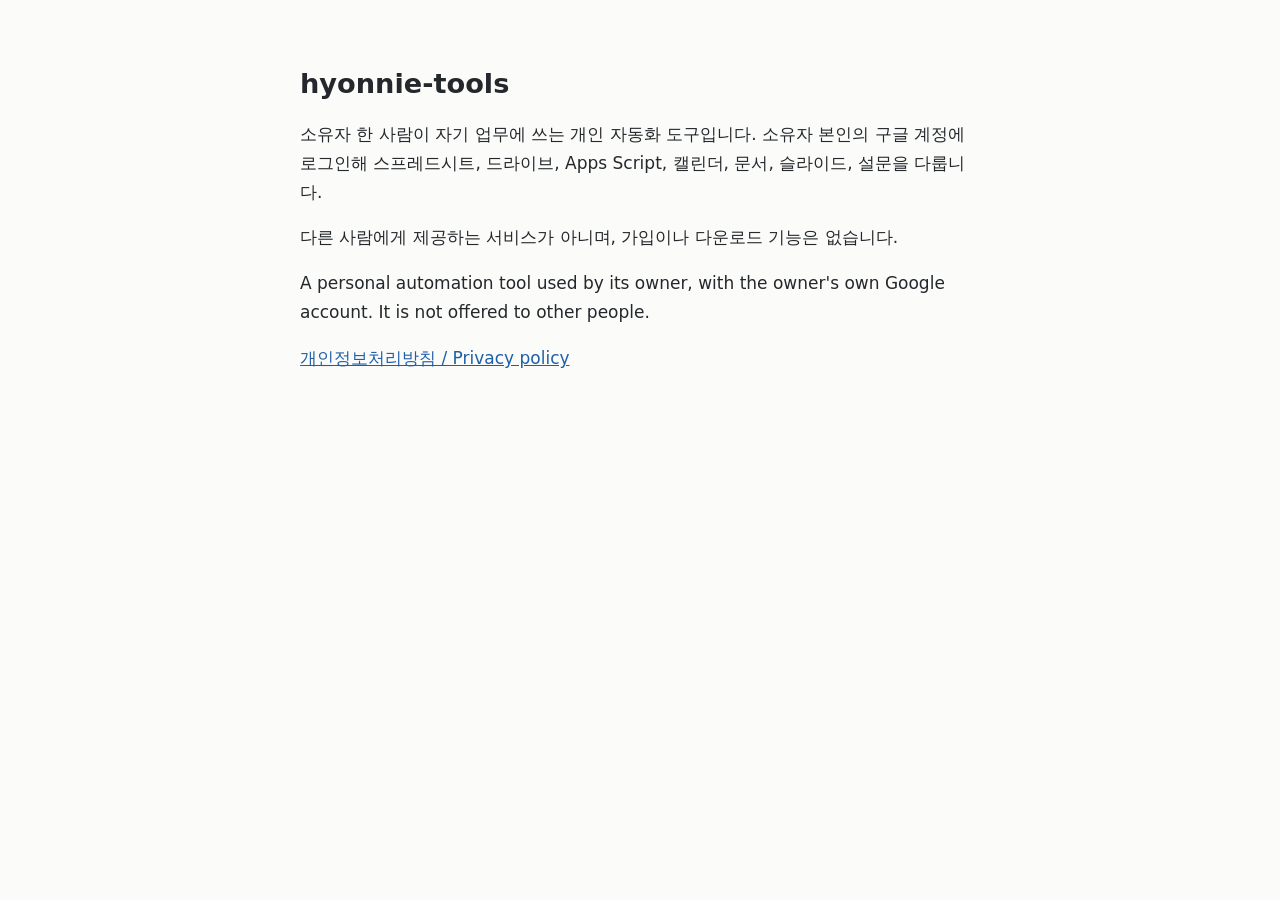
<file: index.html>
<!doctype html>
<html lang="ko">
<head>
<meta charset="utf-8">
<meta name="viewport" content="width=device-width, initial-scale=1">
<title>hyonnie-tools</title>
<link rel="stylesheet" href="style.css">
</head>
<body>
<main>
  <h1>hyonnie-tools</h1>
  <p>소유자 한 사람이 자기 업무에 쓰는 개인 자동화 도구입니다. 소유자 본인의 구글 계정에 로그인해 스프레드시트, 드라이브, Apps Script, 캘린더, 문서, 슬라이드, 설문을 다룹니다.</p>
  <p>다른 사람에게 제공하는 서비스가 아니며, 가입이나 다운로드 기능은 없습니다.</p>
  <p lang="en">A personal automation tool used by its owner, with the owner's own Google account. It is not offered to other people.</p>
  <p><a href="privacy.html">개인정보처리방침 / Privacy policy</a></p>
</main>
</body>
</html>
</file>
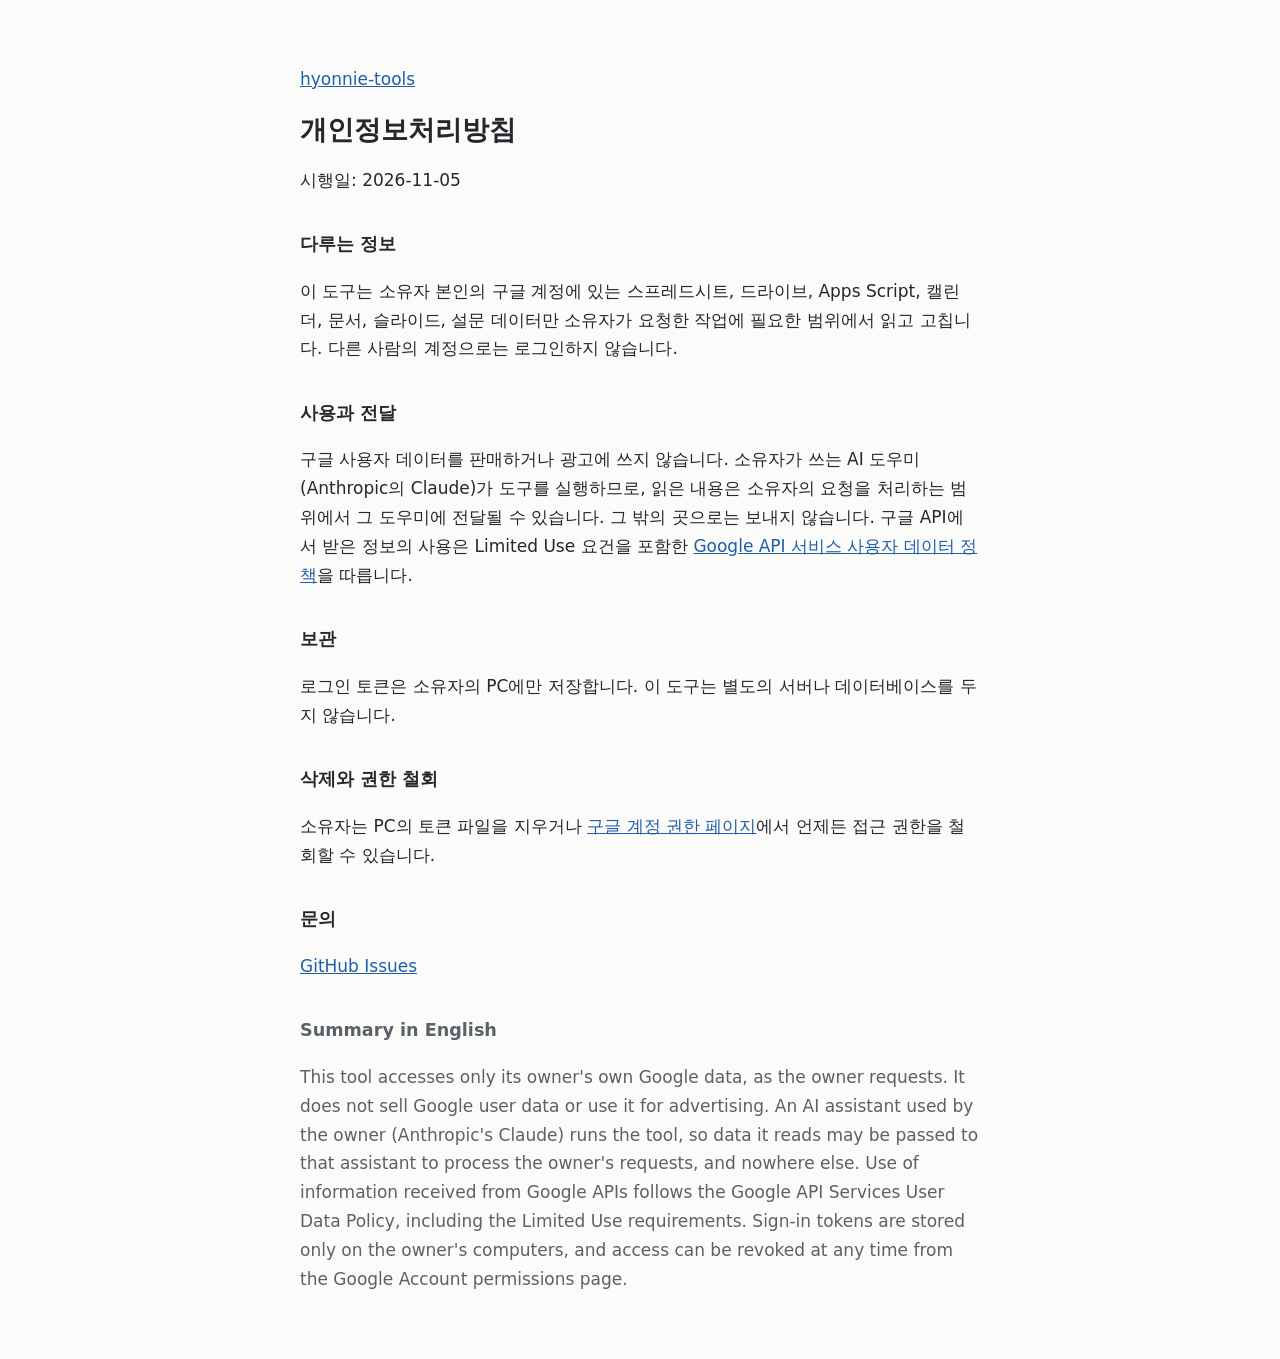
<file: privacy.html>
<!doctype html>
<html lang="ko">
<head>
<meta charset="utf-8">
<meta name="viewport" content="width=device-width, initial-scale=1">
<title>개인정보처리방침 - hyonnie-tools</title>
<link rel="stylesheet" href="style.css">
</head>
<body>
<main>
  <p><a href="index.html">hyonnie-tools</a></p>
  <h1>개인정보처리방침</h1>
  <p>시행일: 2026-11-05</p>

  <h2>다루는 정보</h2>
  <p>이 도구는 소유자 본인의 구글 계정에 있는 스프레드시트, 드라이브, Apps Script, 캘린더, 문서, 슬라이드, 설문 데이터만 소유자가 요청한 작업에 필요한 범위에서 읽고 고칩니다. 다른 사람의 계정으로는 로그인하지 않습니다.</p>

  <h2>사용과 전달</h2>
  <p>구글 사용자 데이터를 판매하거나 광고에 쓰지 않습니다. 소유자가 쓰는 AI 도우미(Anthropic의 Claude)가 도구를 실행하므로, 읽은 내용은 소유자의 요청을 처리하는 범위에서 그 도우미에 전달될 수 있습니다. 그 밖의 곳으로는 보내지 않습니다. 구글 API에서 받은 정보의 사용은 Limited Use 요건을 포함한 <a href="https://developers.google.com/terms/api-services-user-data-policy">Google API 서비스 사용자 데이터 정책</a>을 따릅니다.</p>

  <h2>보관</h2>
  <p>로그인 토큰은 소유자의 PC에만 저장합니다. 이 도구는 별도의 서버나 데이터베이스를 두지 않습니다.</p>

  <h2>삭제와 권한 철회</h2>
  <p>소유자는 PC의 토큰 파일을 지우거나 <a href="https://myaccount.google.com/permissions">구글 계정 권한 페이지</a>에서 언제든 접근 권한을 철회할 수 있습니다.</p>

  <h2>문의</h2>
  <p><a href="https://github.com/hyonnie-t/hyonnie-tools/issues">GitHub Issues</a></p>

  <section lang="en">
    <h2>Summary in English</h2>
    <p>This tool accesses only its owner's own Google data, as the owner requests. It does not sell Google user data or use it for advertising. An AI assistant used by the owner (Anthropic's Claude) runs the tool, so data it reads may be passed to that assistant to process the owner's requests, and nowhere else. Use of information received from Google APIs follows the Google API Services User Data Policy, including the Limited Use requirements. Sign-in tokens are stored only on the owner's computers, and access can be revoked at any time from the Google Account permissions page.</p>
  </section>
</main>
</body>
</html>
</file>
<file: style.css>
:root { --bg: #fbfbf9; --text: #24282c; --muted: #5a6168; --link: #1f5fa8; }
@media (prefers-color-scheme: dark) {
  :root { --bg: #17191c; --text: #e8e9ea; --muted: #a8adb3; --link: #8ab8ee; }
}
body { margin: 0; background: var(--bg); color: var(--text); font: 17px/1.7 system-ui, "Malgun Gothic", sans-serif; }
main { max-width: 680px; margin: 0 auto; padding: 48px 16px; }
h1 { font-size: 1.7rem; line-height: 1.3; }
h2 { font-size: 1.1rem; margin-top: 2em; }
p { overflow-wrap: anywhere; }
a { color: var(--link); }
section[lang="en"] { color: var(--muted); }
</file>
